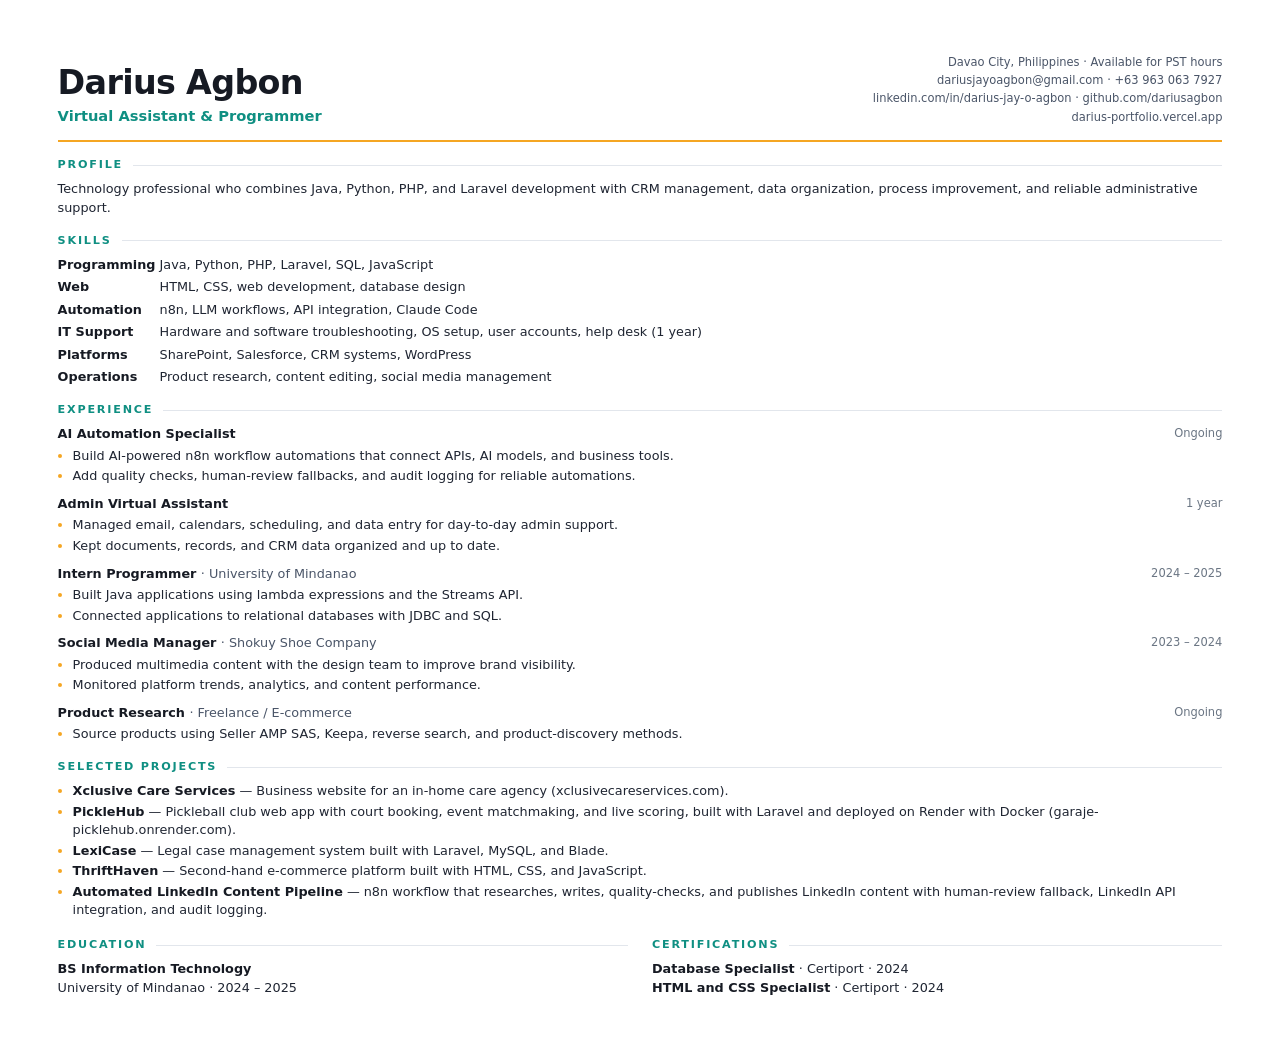
<file: resume/resume.html>
<!doctype html>
<html lang="en"><head><meta charset="utf-8"><title>Darius Agbon — Resume</title>
<style>
  @page { size: Letter; margin: 0; }
  * { box-sizing: border-box; margin: 0; padding: 0; }
  body { font-family: "Inter", "DejaVu Sans", sans-serif; color: #1F2532; font-size: 9.6pt; line-height: 1.45; }
  .page { padding: 0.55in 0.6in; }
  header { display: flex; justify-content: space-between; align-items: flex-end; gap: 24px; padding-bottom: 14px; border-bottom: 2px solid #F5A623; }
  h1 { font-size: 25pt; letter-spacing: -0.02em; line-height: 1; color: #161A23; }
  .role { margin-top: 6px; font-size: 11pt; color: #0f8f82; font-weight: 600; }
  .contact { text-align: right; font-size: 8.6pt; color: #4A5568; line-height: 1.6; }
  .contact a { color: #4A5568; text-decoration: none; }
  section { margin-top: 15px; }
  h2 { font-size: 8.4pt; letter-spacing: .16em; text-transform: uppercase; color: #0f8f82; margin-bottom: 7px; display: flex; align-items: center; gap: 10px; }
  h2::after { content: ""; flex: 1; height: 1px; background: #E2E6EC; }
  .job { margin-bottom: 9px; }
  .job-head { display: flex; justify-content: space-between; gap: 12px; }
  .job-title { font-weight: 600; color: #161A23; }
  .job-org { color: #4A5568; font-weight: 400; }
  .date { color: #6B7684; font-size: 8.6pt; white-space: nowrap; }
  ul { padding-left: 15px; margin-top: 3px; }
  li { margin-bottom: 2px; }
  li::marker { color: #F5A623; }
  .skills { display: grid; grid-template-columns: 92px 1fr; row-gap: 4px; column-gap: 10px; }
  .skills dt { font-weight: 600; color: #161A23; }
  .two { display: grid; grid-template-columns: 1fr 1fr; gap: 24px; }
  .project-name { font-weight: 600; color: #161A23; }
</style></head>
<body>
<!-- Source for Darius-Agbon-Resume.pdf. Edit this file, open it in Chrome, and Print → Save as PDF (Letter, margins: none). -->
<div class="page">
  <header>
    <div>
      <h1>Darius Agbon</h1>
      <p class="role">Virtual Assistant &amp; Programmer</p>
    </div>
    <div class="contact">
      Davao City, Philippines · Available for PST hours<br>
      <a href="mailto:dariusjayoagbon@gmail.com">dariusjayoagbon@gmail.com</a> · +63 963 063 7927<br>
      <a href="https://www.linkedin.com/in/darius-jay-o-agbon-b80612320">linkedin.com/in/darius-jay-o-agbon</a> · <a href="https://github.com/dariusagbon">github.com/dariusagbon</a><br>
      <a href="https://darius-portfolio.vercel.app/">darius-portfolio.vercel.app</a>
    </div>
  </header>

  <section>
    <h2>Profile</h2>
    <p>Technology professional who combines Java, Python, PHP, and Laravel development with CRM management, data organization, process improvement, and reliable administrative support.</p>
  </section>

  <section>
    <h2>Skills</h2>
    <dl class="skills">
      <dt>Programming</dt><dd>Java, Python, PHP, Laravel, SQL, JavaScript</dd>
      <dt>Web</dt><dd>HTML, CSS, web development, database design</dd>
      <dt>Automation</dt><dd>n8n, LLM workflows, API integration, Claude Code</dd>
      <dt>IT Support</dt><dd>Hardware and software troubleshooting, OS setup, user accounts, help desk (1 year)</dd>
      <dt>Platforms</dt><dd>SharePoint, Salesforce, CRM systems, WordPress</dd>
      <dt>Operations</dt><dd>Product research, content editing, social media management</dd>
    </dl>
  </section>

  <section>
    <h2>Experience</h2>
    <div class="job">
      <div class="job-head"><p class="job-title">AI Automation Specialist</p><p class="date">Ongoing</p></div>
      <ul>
        <li>Build AI-powered n8n workflow automations that connect APIs, AI models, and business tools.</li>
        <li>Add quality checks, human-review fallbacks, and audit logging for reliable automations.</li>
      </ul>
    </div>
    <div class="job">
      <div class="job-head"><p class="job-title">Admin Virtual Assistant</p><p class="date">1 year</p></div>
      <ul>
        <li>Managed email, calendars, scheduling, and data entry for day-to-day admin support.</li>
        <li>Kept documents, records, and CRM data organized and up to date.</li>
      </ul>
    </div>
    <div class="job">
      <div class="job-head"><p class="job-title">Intern Programmer <span class="job-org">· University of Mindanao</span></p><p class="date">2024 – 2025</p></div>
      <ul>
        <li>Built Java applications using lambda expressions and the Streams API.</li>
        <li>Connected applications to relational databases with JDBC and SQL.</li>
      </ul>
    </div>
    <div class="job">
      <div class="job-head"><p class="job-title">Social Media Manager <span class="job-org">· Shokuy Shoe Company</span></p><p class="date">2023 – 2024</p></div>
      <ul>
        <li>Produced multimedia content with the design team to improve brand visibility.</li>
        <li>Monitored platform trends, analytics, and content performance.</li>
      </ul>
    </div>
    <div class="job">
      <div class="job-head"><p class="job-title">Product Research <span class="job-org">· Freelance / E-commerce</span></p><p class="date">Ongoing</p></div>
      <ul>
        <li>Source products using Seller AMP SAS, Keepa, reverse search, and product-discovery methods.</li>
      </ul>
    </div>
  </section>

  <section>
    <h2>Selected Projects</h2>
    <ul>
      <li><span class="project-name">Xclusive Care Services</span> — Business website for an in-home care agency (xclusivecareservices.com).</li>
      <li><span class="project-name">PickleHub</span> — Pickleball club web app with court booking, event matchmaking, and live scoring, built with Laravel and deployed on Render with Docker (garaje-picklehub.onrender.com).</li>
      <li><span class="project-name">LexiCase</span> — Legal case management system built with Laravel, MySQL, and Blade.</li>
      <li><span class="project-name">ThriftHaven</span> — Second-hand e-commerce platform built with HTML, CSS, and JavaScript.</li>
      <li><span class="project-name">Automated LinkedIn Content Pipeline</span> — n8n workflow that researches, writes, quality-checks, and publishes LinkedIn content with human-review fallback, LinkedIn API integration, and audit logging.</li>
    </ul>
  </section>

  <div class="two">
    <section>
      <h2>Education</h2>
      <p class="job-title">BS Information Technology</p>
      <p>University of Mindanao · 2024 – 2025</p>
    </section>
    <section>
      <h2>Certifications</h2>
      <p><span class="job-title">Database Specialist</span> · Certiport · 2024</p>
      <p><span class="job-title">HTML and CSS Specialist</span> · Certiport · 2024</p>
    </section>
  </div>
</div></body></html>
</file>
